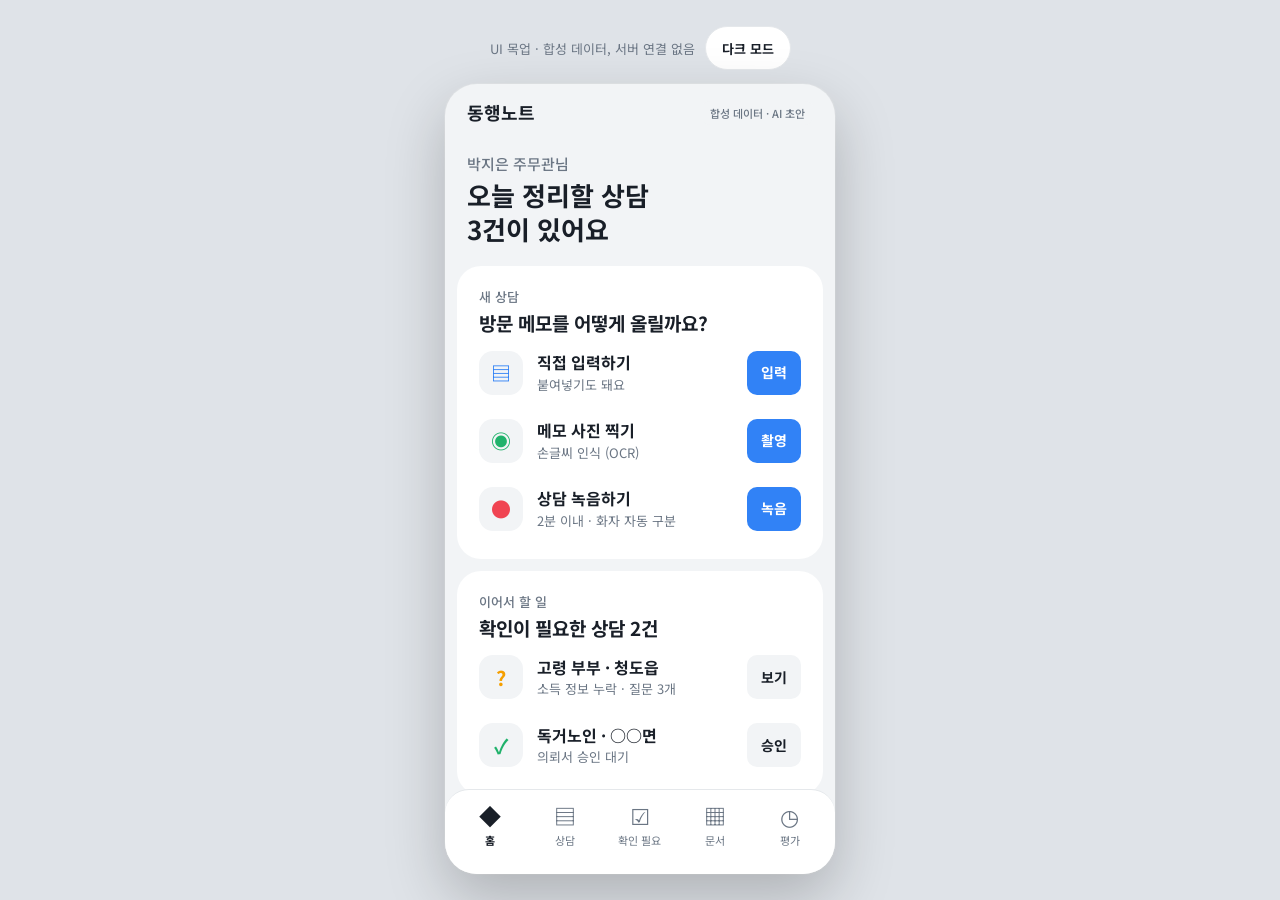
<file: docs/index.html>
<!doctype html>
<html lang="ko">
<head>
  <meta charset="utf-8">
  <meta name="viewport" content="width=device-width, initial-scale=1">
  <meta http-equiv="refresh" content="0; url=./mockup/">
  <title>동행노트</title>
</head>
<body>
  <p><a href="./mockup/">동행노트 모바일 목업으로 이동</a></p>
</body>
</html>
</file>
<file: docs/mockup/style.css>
:root {
  --bg: #f2f4f6;
  --surface: #ffffff;
  --surface2: #f2f4f6;
  --text: #191f28;
  --sub: #6b7684;
  --primary: #3182f6;
  --onprimary: #ffffff;
  --tab: #ffffff;
  --line: #e5e8eb;
  --ok: #20b26b;
  --ok-soft: rgba(32, 178, 107, 0.16);
  --warn: #f59f00;
  --warn-soft: rgba(245, 159, 0, 0.16);
  --bad: #f04452;
  --ai: #8b5cf6;
  --ai-soft: rgba(139, 92, 246, 0.16);
  --stage: #dfe3e8;
  --focus: #1b64da;
  color-scheme: light;
}

:root[data-theme="dark"] {
  --bg: #101013;
  --surface: #1c1c21;
  --surface2: #2a2a31;
  --text: #f2f2f5;
  --sub: #9a9aa5;
  --primary: #3d8bff;
  --tab: #1c1c21;
  --line: #2a2a31;
  --stage: #050507;
  --focus: #8ab4ff;
  color-scheme: dark;
}

* { box-sizing: border-box; }

html, body { margin: 0; height: 100%; }

body {
  font-family: "Noto Sans KR", "Pretendard", "Apple SD Gothic Neo", "Malgun Gothic", system-ui, sans-serif;
  color: var(--text);
  background: var(--stage);
  -webkit-font-smoothing: antialiased;
}

button, input, select { font: inherit; color: inherit; }
button { cursor: pointer; border: 0; background: none; padding: 0; }

:focus-visible { outline: 3px solid var(--focus); outline-offset: 2px; }

.stage {
  min-height: 100%;
  display: flex;
  flex-direction: column;
  align-items: center;
  justify-content: center;
  gap: 14px;
  padding: 24px 12px;
}

.stage-bar {
  display: flex;
  align-items: center;
  gap: 10px;
  color: var(--sub);
  font-size: 13px;
}

.theme-toggle {
  min-height: 44px;
  padding: 0 16px;
  border-radius: 999px;
  background: var(--surface);
  color: var(--text);
  font-weight: 700;
  font-size: 13px;
  border: 1px solid var(--line);
}

/* ---- 휴대폰 틀 ---- */
.phone {
  position: relative;
  width: 390px;
  height: 844px;
  max-height: calc(100vh - 110px);
  min-height: 560px;
  display: flex;
  flex-direction: column;
  background: var(--bg);
  border-radius: 32px;
  overflow: hidden;
  box-shadow: 0 24px 60px rgba(0, 0, 0, 0.22), 0 0 0 1px var(--line);
}

.top {
  display: flex;
  align-items: center;
  gap: 12px;
  padding: 16px 22px 8px;
}

.top h1 { flex: 1; margin: 0; font-size: 18px; line-height: 1.4; font-weight: 700; }

.chip {
  padding: 4px 8px;
  border-radius: 8px;
  background: var(--surface2);
  color: var(--sub);
  font-size: 11px;
  font-weight: 500;
  white-space: nowrap;
}

.screen {
  flex: 1;
  min-height: 0;
  overflow-y: auto;
  display: flex;
  flex-direction: column;
  gap: 12px;
  padding: 8px 12px 12px;
}

.screen:focus { outline: none; }

/* ---- 공통 ---- */
.hero { padding: 12px 10px 8px; }
.hero .eyebrow { margin: 0 0 4px; font-size: 15px; font-weight: 500; color: var(--sub); line-height: 1.4; }
.hero h2 { margin: 0; font-size: 26px; line-height: 1.3; font-weight: 700; }

.card {
  background: var(--surface);
  border-radius: 24px;
  padding: 22px 22px 18px;
  display: flex;
  flex-direction: column;
  gap: 4px;
}

.card .label { margin: 0; font-size: 13px; font-weight: 500; color: var(--sub); line-height: 1.4; }
.card .title { margin: 0; font-size: 19px; font-weight: 700; line-height: 1.4; }
.card .title.sm { font-size: 17px; }
.card .note { margin: 0; font-size: 12px; color: var(--sub); line-height: 1.4; }

.row {
  display: flex;
  align-items: center;
  gap: 14px;
  padding: 10px 0;
  width: 100%;
  text-align: left;
  min-height: 44px;
}

.icon {
  flex: none;
  width: 44px;
  height: 44px;
  border-radius: 14px;
  background: var(--surface2);
  display: flex;
  align-items: center;
  justify-content: center;
  font-size: 20px;
  font-weight: 700;
}

.c-primary { color: #3182f6; }
.c-ok { color: var(--ok); }
.c-bad { color: var(--bad); }
.c-warn { color: var(--warn); }

.row .text { flex: 1; min-width: 0; display: flex; flex-direction: column; gap: 2px; line-height: 1.4; }
.row .text strong { font-size: 16px; font-weight: 700; }
.row .text span { font-size: 13px; color: var(--sub); }

.btn {
  flex: none;
  min-height: 44px;
  padding: 9px 14px;
  border-radius: 10px;
  font-size: 14px;
  font-weight: 700;
  line-height: 1.4;
  background: var(--surface2);
  color: var(--text);
}

.btn.primary { background: var(--primary); color: var(--onprimary); }

.btn.block {
  width: 100%;
  border-radius: 16px;
  padding: 16px;
  font-size: 16px;
  min-height: 52px;
}

.badge {
  flex: none;
  padding: 4px 9px;
  border-radius: 8px;
  font-size: 12px;
  font-weight: 700;
  line-height: 1.4;
  white-space: nowrap;
}

.badge.ok { background: var(--ok-soft); color: var(--ok); }
.badge.warn { background: var(--warn-soft); color: var(--warn); }
.badge.none { background: var(--surface2); color: var(--sub); }
.badge.ai { background: var(--ai-soft); color: var(--ai); }

/* ---- 판정 결과 ---- */
.score { display: flex; flex-direction: column; align-items: center; gap: 6px; padding: 12px 10px 6px; text-align: center; }
.score h2 { margin: 0; font-size: 20px; font-weight: 700; line-height: 1.4; }
.score .big { display: flex; align-items: baseline; gap: 2px; font-weight: 700; }
.score .big b { font-size: 56px; line-height: 1.1; color: var(--primary); }
.score .big span { font-size: 20px; }
.score p { margin: 0; font-size: 12px; color: var(--sub); }

.seg { display: flex; gap: 4px; padding: 4px; background: var(--surface2); border-radius: 12px; }
.seg button {
  flex: 1;
  min-height: 44px;
  border-radius: 9px;
  font-size: 13px;
  font-weight: 500;
  color: var(--sub);
}
.seg button[aria-selected="true"] { background: var(--surface); color: var(--text); font-weight: 700; }
:root[data-theme="dark"] .seg { background: var(--surface); border: 1px solid var(--line); }
:root[data-theme="dark"] .seg button[aria-selected="true"] { background: var(--surface2); }

.card.list { gap: 2px; }

.evidence {
  background: var(--surface2);
  border-radius: 12px;
  padding: 10px 12px;
  display: flex;
  flex-direction: column;
  gap: 4px;
}
.evidence p { margin: 0; font-size: 12px; color: var(--sub); line-height: 1.4; }
.evidence .line { display: flex; align-items: center; gap: 6px; font-size: 13px; font-weight: 500; }

.empty { margin: 0; padding: 18px 0; text-align: center; color: var(--sub); font-size: 14px; }

/* ---- 확인 필요 ---- */
.field {
  display: flex;
  align-items: center;
  gap: 10px;
  background: var(--surface2);
  border-radius: 14px;
  padding: 0 16px;
  min-height: 52px;
}
.field input, .field select {
  flex: 1;
  min-width: 0;
  border: 0;
  background: transparent;
  font-size: 16px;
  font-weight: 500;
  min-height: 48px;
}
.field select { appearance: none; -webkit-appearance: none; }
.field .state { font-size: 12px; font-weight: 700; color: var(--primary); white-space: nowrap; }
.field .state.empty-state { color: var(--sub); font-weight: 500; }
.field:focus-within { outline: 3px solid var(--focus); outline-offset: 2px; }
.field :focus-visible { outline: none; }

.card.q { gap: 10px; }

/* ---- 승인 ---- */
.center { display: flex; flex: 1; flex-direction: column; justify-content: center; align-items: center; gap: 22px; text-align: center; }
.sr { position: absolute; left: -9999px; width: 1px; height: 1px; overflow: hidden; }
.note-top { margin-top: 8px; }
.center h2 { margin: 0; font-size: 24px; line-height: 1.4; font-weight: 700; }
.center h2 em { font-style: normal; color: var(--primary); }

.approval {
  width: 320px;
  max-width: 100%;
  border-radius: 28px;
  padding: 26px 24px 18px;
  text-align: left;
  color: #fff;
  background: linear-gradient(141.67deg, #3ba1ff 0%, #2a6ff0 71.4%);
  display: flex;
  flex-direction: column;
  gap: 10px;
}
.approval h3 { margin: 0; font-size: 28px; line-height: 1.4; font-weight: 700; }
.approval .list { margin: 0; font-size: 15px; font-weight: 500; color: #e6f0ff; line-height: 1.4; }
.approval .hint { margin: 0; font-size: 12px; color: #cfe2ff; line-height: 1.4; }
.approval .btn.white { margin-top: 10px; background: #fff; color: #1b64da; border-radius: 16px; padding: 16px; font-size: 16px; min-height: 52px; width: 100%; }

.link-btn { min-height: 44px; padding: 0 16px; font-size: 15px; font-weight: 500; color: var(--sub); }

.done-mark { font-size: 44px; color: var(--ok); line-height: 1; }

/* ---- 평가 ---- */
.metric { display: flex; justify-content: space-between; align-items: center; padding: 12px 0; border-bottom: 1px solid var(--line); font-size: 15px; }
.metric:last-child { border-bottom: 0; }
.metric b { font-size: 16px; }
.metric span { color: var(--sub); font-size: 13px; }

/* ---- 탭바 ---- */
.tabbar {
  display: flex;
  padding: 10px 8px 26px;
  background: var(--tab);
  border-top: 1px solid var(--line);
  border-radius: 24px 24px 0 0;
}

.tabbar button {
  flex: 1;
  min-height: 44px;
  display: flex;
  flex-direction: column;
  align-items: center;
  gap: 2px;
  color: var(--sub);
  font-size: 11px;
  line-height: 1.4;
}
.tabbar button .g { font-size: 22px; font-weight: 700; }
.tabbar button[aria-current="page"] { color: var(--text); font-weight: 700; }

/* ---- 토스트 ---- */
.toast {
  position: absolute;
  left: 50%;
  bottom: 96px;
  transform: translate(-50%, 12px);
  max-width: calc(100% - 40px);
  padding: 12px 18px;
  border-radius: 14px;
  background: #191f28;
  color: #fff;
  font-size: 13px;
  font-weight: 500;
  opacity: 0;
  pointer-events: none;
  transition: opacity 0.2s, transform 0.2s;
  text-align: center;
}
.toast.show { opacity: 1; transform: translate(-50%, 0); }

@media (prefers-reduced-motion: reduce) {
  .toast { transition: none; }
}

/* ---- 작은 화면: 틀 없이 꽉 차게 ---- */
@media (max-width: 480px) {
  .stage { padding: 0; gap: 0; justify-content: flex-start; background: var(--bg); }
  .stage-bar { padding: 8px 12px; width: 100%; justify-content: space-between; }
  .phone { width: 100%; height: auto; max-height: none; flex: 1; border-radius: 0; box-shadow: none; min-height: calc(100vh - 60px); }
}
</file>
